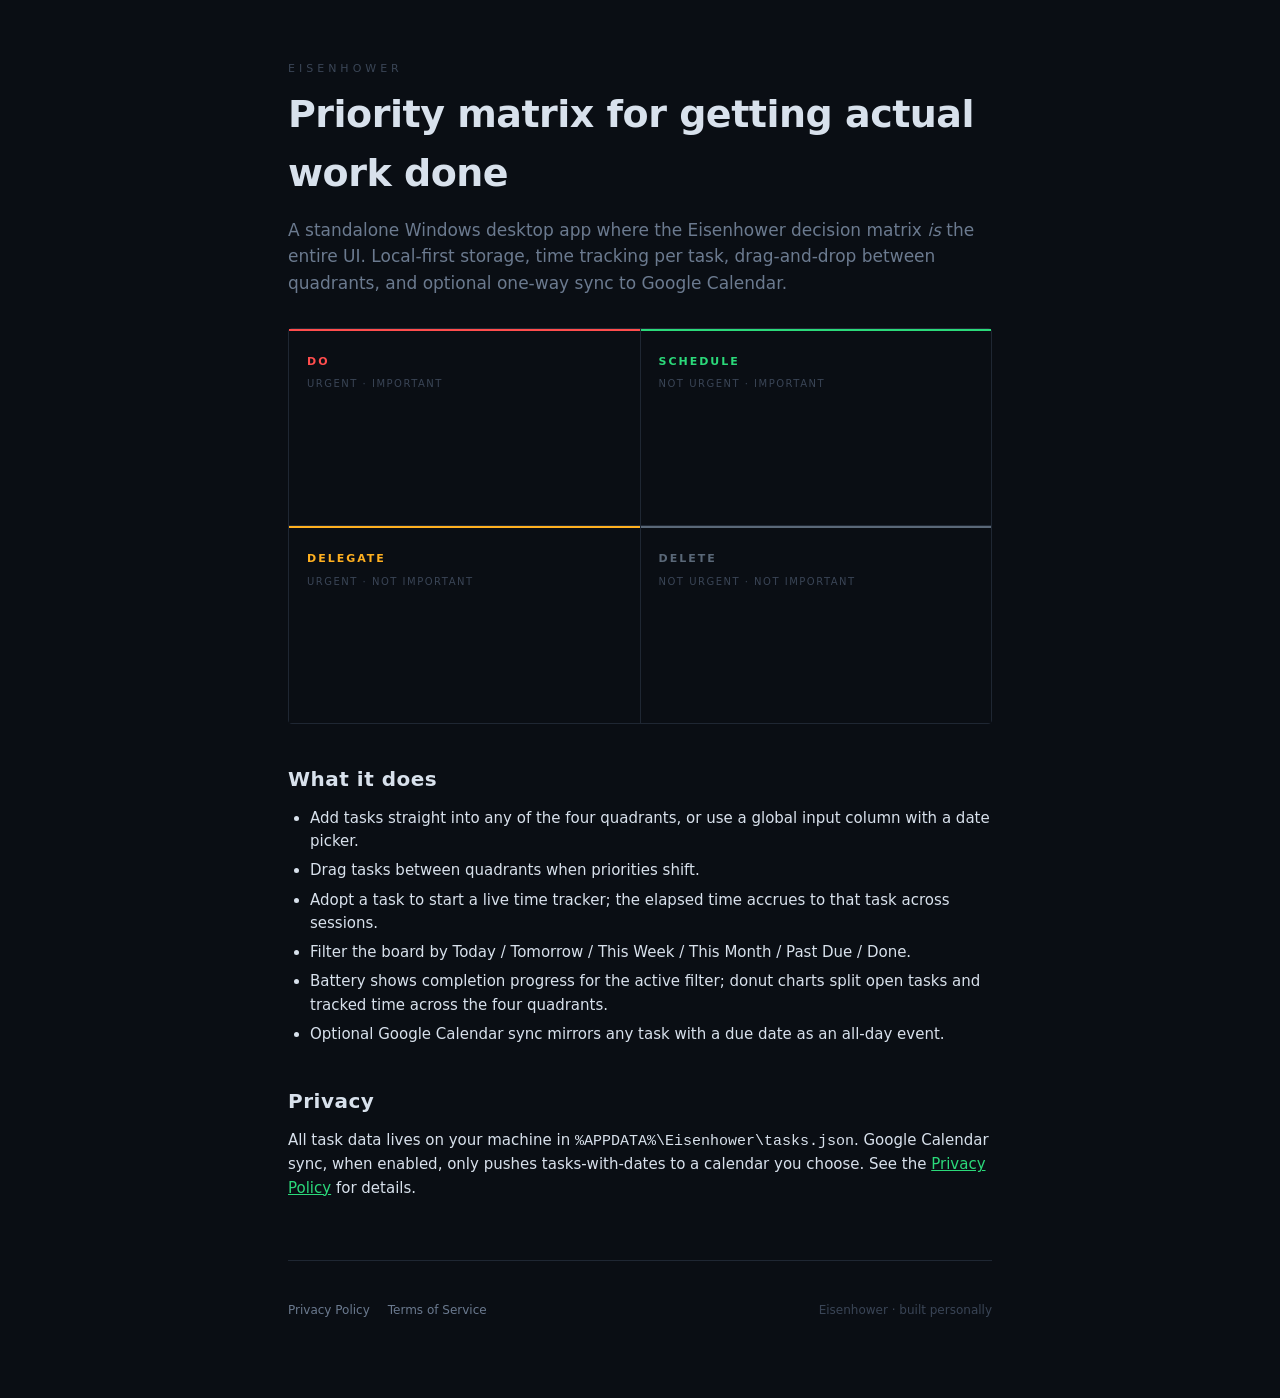
<file: public/index.html>
<!DOCTYPE html>
<html lang="en">
<head>
<meta charset="UTF-8">
<meta name="viewport" content="width=device-width, initial-scale=1.0">
<title>Eisenhower — Priority matrix for getting actual work done</title>
<meta name="description" content="A standalone Windows desktop app where the Eisenhower priority matrix is the entire UI. Local-first, with optional Google Calendar sync.">
<style>
  :root {
    --bg: #0a0e14; --panel: #11161f; --line: #1f2733;
    --text: #d8e1ec; --dim: #6b7a8f; --faint: #3a4556;
    --do: #ff4d4d; --schedule: #2bd97a; --delegate: #ffb020; --delete: #5a6878;
  }
  * { box-sizing: border-box; margin: 0; padding: 0; }
  html, body { background: var(--bg); color: var(--text); font: 15px/1.55 'Segoe UI', system-ui, sans-serif; }
  a { color: var(--schedule); }
  main { max-width: 760px; margin: 0 auto; padding: 60px 28px 80px; }
  h1 { font-size: 38px; letter-spacing: -0.5px; margin-bottom: 14px; }
  h1 small { display: block; font-size: 11px; letter-spacing: 4px; color: var(--faint); font-weight: 400; margin-bottom: 8px; }
  h2 { font-size: 20px; letter-spacing: 0.5px; margin: 40px 0 12px; }
  p { color: var(--text); margin-bottom: 14px; }
  .lead { color: var(--dim); font-size: 17px; margin-bottom: 32px; }
  .matrix { display: grid; grid-template-columns: 1fr 1fr; grid-template-rows: 1fr 1fr; gap: 1px; background: var(--line); border: 1px solid var(--line); border-radius: 4px; margin: 24px 0 36px; aspect-ratio: 16/9; }
  .quad { background: var(--bg); padding: 18px; border-top: 2px solid; }
  .q1 { border-color: var(--do); }
  .q2 { border-color: var(--schedule); }
  .q3 { border-color: var(--delegate); }
  .q4 { border-color: var(--delete); }
  .quad b { font-size: 11px; letter-spacing: 2px; }
  .q1 b { color: var(--do); } .q2 b { color: var(--schedule); }
  .q3 b { color: var(--delegate); } .q4 b { color: var(--delete); }
  .quad span { display: block; font-size: 10px; letter-spacing: 1.5px; color: var(--faint); margin-top: 4px; }
  ul { padding-left: 22px; color: var(--text); margin-bottom: 16px; }
  ul li { margin-bottom: 6px; }
  footer { color: var(--faint); font-size: 12px; padding-top: 40px; border-top: 1px solid var(--line); margin-top: 60px; display: flex; gap: 18px; flex-wrap: wrap; }
  footer a { color: var(--dim); text-decoration: none; }
  footer a:hover { color: var(--text); }
</style>
</head>
<body>
<main>

  <h1><small>EISENHOWER</small>Priority matrix for getting actual work done</h1>
  <p class="lead">A standalone Windows desktop app where the Eisenhower decision matrix <em>is</em> the entire UI. Local-first storage, time tracking per task, drag-and-drop between quadrants, and optional one-way sync to Google Calendar.</p>

  <div class="matrix">
    <div class="quad q1"><b>DO</b><span>URGENT &middot; IMPORTANT</span></div>
    <div class="quad q2"><b>SCHEDULE</b><span>NOT URGENT &middot; IMPORTANT</span></div>
    <div class="quad q3"><b>DELEGATE</b><span>URGENT &middot; NOT IMPORTANT</span></div>
    <div class="quad q4"><b>DELETE</b><span>NOT URGENT &middot; NOT IMPORTANT</span></div>
  </div>

  <h2>What it does</h2>
  <ul>
    <li>Add tasks straight into any of the four quadrants, or use a global input column with a date picker.</li>
    <li>Drag tasks between quadrants when priorities shift.</li>
    <li>Adopt a task to start a live time tracker; the elapsed time accrues to that task across sessions.</li>
    <li>Filter the board by Today / Tomorrow / This Week / This Month / Past Due / Done.</li>
    <li>Battery shows completion progress for the active filter; donut charts split open tasks and tracked time across the four quadrants.</li>
    <li>Optional Google Calendar sync mirrors any task with a due date as an all-day event.</li>
  </ul>

  <h2>Privacy</h2>
  <p>All task data lives on your machine in <code>%APPDATA%\Eisenhower\tasks.json</code>. Google Calendar sync, when enabled, only pushes tasks-with-dates to a calendar you choose. See the <a href="privacy.html">Privacy Policy</a> for details.</p>

  <footer>
    <a href="privacy.html">Privacy Policy</a>
    <a href="terms.html">Terms of Service</a>
    <span style="margin-left:auto">Eisenhower &middot; built personally</span>
  </footer>
</main>
</body>
</html>
</file>
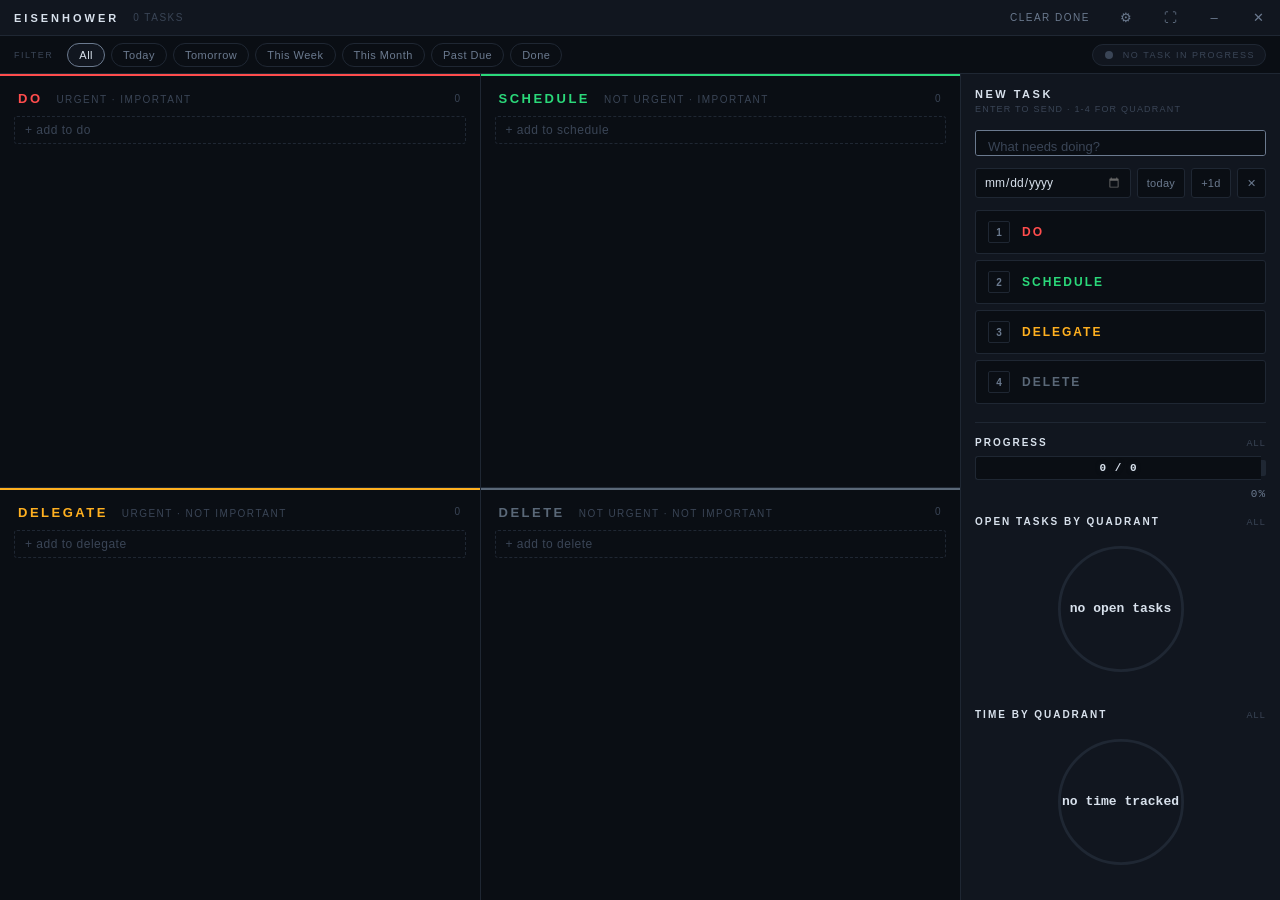
<file: web/index.html>
<!DOCTYPE html>
<html lang="en">
<head>
<meta charset="UTF-8">
<meta name="viewport" content="width=device-width, initial-scale=1.0">
<title>Eisenhower</title>
<link rel="stylesheet" href="styles.css">
</head>
<body>

<div class="resize-handle resize-n"  data-edge="n"></div>
<div class="resize-handle resize-s"  data-edge="s"></div>
<div class="resize-handle resize-e"  data-edge="e"></div>
<div class="resize-handle resize-w"  data-edge="w"></div>
<div class="resize-handle resize-ne" data-edge="ne"></div>
<div class="resize-handle resize-nw" data-edge="nw"></div>
<div class="resize-handle resize-se" data-edge="se"></div>
<div class="resize-handle resize-sw" data-edge="sw"></div>

<header id="titlebar">
  <div class="titlebar-drag" id="titlebar-drag">
    <span class="titlebar-title">EISENHOWER</span>
    <span class="titlebar-sub" id="task-count">0 tasks</span>
  </div>
  <div class="titlebar-actions">
    <button id="btn-clear-completed" class="titlebar-btn" title="Clear completed">CLEAR DONE</button>
    <button id="btn-settings" class="titlebar-btn icon-btn" title="Settings">&#9881;</button>
    <button id="btn-fullscreen" class="titlebar-btn icon-btn" title="Toggle fullscreen (F11)">&#9974;</button>
    <button id="btn-minimize" class="titlebar-btn icon-btn" title="Minimize">&#8211;</button>
    <button id="btn-close" class="titlebar-btn icon-btn close-btn" title="Close">&#10005;</button>
  </div>
</header>

<nav id="filterbar">
  <div class="filter-group">
    <span class="filter-label">FILTER</span>
    <button class="filter-chip selected" data-filter="all">All</button>
    <button class="filter-chip" data-filter="today">Today</button>
    <button class="filter-chip" data-filter="tomorrow">Tomorrow</button>
    <button class="filter-chip" data-filter="week">This Week</button>
    <button class="filter-chip" data-filter="month">This Month</button>
    <button class="filter-chip filter-pastdue" data-filter="pastdue">Past Due</button>
    <button class="filter-chip filter-done" data-filter="done">Done</button>
  </div>

  <div id="adoption-strip" class="idle">
    <span class="adopt-dot"></span>
    <span class="adopt-label">NO TASK IN PROGRESS</span>
    <span class="adopt-text" id="adopt-text"></span>
    <span class="adopt-timer" id="adopt-timer">00:00:00</span>
    <button type="button" id="btn-release" class="adopt-stop" title="Stop tracking">&#9632;</button>
  </div>
</nav>

<main id="layout">

  <div id="matrix">

    <section class="quadrant" data-quadrant="do">
      <div class="quadrant-head">
        <div>
          <span class="quadrant-verb">DO</span>
          <span class="quadrant-label">Urgent &middot; Important</span>
        </div>
        <span class="quadrant-count" data-count="do">0</span>
      </div>
      <form class="quadrant-add" data-quadrant="do">
        <input type="text" class="quadrant-add-input" data-quadrant="do" placeholder="+ add to do" maxlength="200">
      </form>
      <ul class="task-list" data-quadrant="do"></ul>
    </section>

    <section class="quadrant" data-quadrant="schedule">
      <div class="quadrant-head">
        <div>
          <span class="quadrant-verb">SCHEDULE</span>
          <span class="quadrant-label">Not Urgent &middot; Important</span>
        </div>
        <span class="quadrant-count" data-count="schedule">0</span>
      </div>
      <form class="quadrant-add" data-quadrant="schedule">
        <input type="text" class="quadrant-add-input" data-quadrant="schedule" placeholder="+ add to schedule" maxlength="200">
      </form>
      <ul class="task-list" data-quadrant="schedule"></ul>
    </section>

    <section class="quadrant" data-quadrant="delegate">
      <div class="quadrant-head">
        <div>
          <span class="quadrant-verb">DELEGATE</span>
          <span class="quadrant-label">Urgent &middot; Not Important</span>
        </div>
        <span class="quadrant-count" data-count="delegate">0</span>
      </div>
      <form class="quadrant-add" data-quadrant="delegate">
        <input type="text" class="quadrant-add-input" data-quadrant="delegate" placeholder="+ add to delegate" maxlength="200">
      </form>
      <ul class="task-list" data-quadrant="delegate"></ul>
    </section>

    <section class="quadrant" data-quadrant="delete">
      <div class="quadrant-head">
        <div>
          <span class="quadrant-verb">DELETE</span>
          <span class="quadrant-label">Not Urgent &middot; Not Important</span>
        </div>
        <span class="quadrant-count" data-count="delete">0</span>
      </div>
      <form class="quadrant-add" data-quadrant="delete">
        <input type="text" class="quadrant-add-input" data-quadrant="delete" placeholder="+ add to delete" maxlength="200">
      </form>
      <ul class="task-list" data-quadrant="delete"></ul>
    </section>

  </div>

  <aside id="input-column">
    <div class="input-col-head">
      <span class="input-col-title">NEW TASK</span>
      <span class="input-col-hint">enter to send &middot; 1-4 for quadrant</span>
    </div>

    <textarea
      id="global-input"
      class="global-input"
      placeholder="What needs doing?"
      maxlength="200"
      rows="3"
      autofocus></textarea>

    <div class="date-row">
      <input type="date" id="due-date" class="date-input" title="Due date (optional)">
      <button type="button" id="btn-date-today" class="date-pill" title="Set to today">today</button>
      <button type="button" id="btn-date-tomorrow" class="date-pill" title="Set to tomorrow">+1d</button>
      <button type="button" id="btn-date-clear" class="date-pill" title="Clear date">&#10005;</button>
    </div>

    <div class="quadrant-picker">
      <button type="button" class="picker-btn" data-quadrant="do"       data-key="1">
        <span class="picker-key">1</span>
        <span class="picker-verb">DO</span>
      </button>
      <button type="button" class="picker-btn" data-quadrant="schedule" data-key="2">
        <span class="picker-key">2</span>
        <span class="picker-verb">SCHEDULE</span>
      </button>
      <button type="button" class="picker-btn" data-quadrant="delegate" data-key="3">
        <span class="picker-key">3</span>
        <span class="picker-verb">DELEGATE</span>
      </button>
      <button type="button" class="picker-btn" data-quadrant="delete"   data-key="4">
        <span class="picker-key">4</span>
        <span class="picker-verb">DELETE</span>
      </button>
    </div>

    <div class="dataviz">
      <div class="dataviz-section">
        <div class="dataviz-head">
          <span class="dataviz-title">PROGRESS</span>
          <span class="dataviz-scope" id="battery-scope">all</span>
        </div>
        <div class="battery">
          <div class="battery-shell">
            <div class="battery-fill" id="battery-fill" style="width: 0%"></div>
            <span class="battery-text" id="battery-text">0 / 0</span>
          </div>
          <div class="battery-cap"></div>
        </div>
        <div class="battery-pct" id="battery-pct">0%</div>
      </div>

      <div class="dataviz-section">
        <div class="dataviz-head">
          <span class="dataviz-title">OPEN TASKS BY QUADRANT</span>
          <span class="dataviz-scope" id="count-scope">all</span>
        </div>
        <div class="pie-wrap">
          <svg class="pie" id="count-svg" viewBox="0 0 100 100" aria-label="Open tasks by quadrant">
            <circle cx="50" cy="50" r="44" fill="none" stroke="var(--line)" stroke-width="2"></circle>
          </svg>
          <div class="pie-total" id="count-total">no open tasks</div>
        </div>
        <div class="pie-legend" id="count-legend"></div>
      </div>

      <div class="dataviz-section">
        <div class="dataviz-head">
          <span class="dataviz-title">TIME BY QUADRANT</span>
          <span class="dataviz-scope" id="pie-scope">all</span>
        </div>
        <div class="pie-wrap">
          <svg class="pie" id="pie-svg" viewBox="0 0 100 100" aria-label="Time spent by quadrant">
            <circle cx="50" cy="50" r="44" fill="none" stroke="var(--line)" stroke-width="2"></circle>
          </svg>
          <div class="pie-total" id="pie-total">no time tracked</div>
        </div>
        <div class="pie-legend" id="pie-legend"></div>
      </div>
    </div>
  </aside>

</main>

<div id="settings-overlay" class="hidden" aria-hidden="true">
  <div class="settings-panel" role="dialog" aria-label="Settings">
    <header class="settings-head">
      <span class="settings-title">SETTINGS</span>
      <button type="button" class="settings-close" id="btn-settings-close" title="Close">&#10005;</button>
    </header>
    <div class="settings-body">

      <section class="settings-row settings-row-stacked">
        <div class="settings-row-head">
          <div class="settings-row-main">
            <div class="settings-row-title">Google Calendar Sync</div>
            <div class="settings-row-desc">Push tasks with due dates to a Google Calendar as all-day events. Title format: <code>[QUADRANT] task text</code>. Completing a task adds <code>&#10003;</code>; archiving removes the event.</div>
          </div>
          <div class="settings-row-aside">
            <span class="settings-status not-connected" id="gcal-status">NOT CONNECTED</span>
            <button type="button" class="settings-btn" id="btn-gcal-toggle">Configure</button>
          </div>
        </div>

        <div class="settings-detail hidden" id="gcal-detail">

          <!-- Step 1: credentials -->
          <div class="settings-block" id="gcal-creds-block">
            <div class="settings-block-title">1. OAuth credentials</div>
            <div class="settings-block-help">
              Create a Desktop OAuth client in Google Cloud Console (APIs &amp; Services &rarr; Credentials), enable the Google Calendar API, then paste the client ID and secret below.
              <button type="button" class="link-btn" id="btn-gcal-open-console">Open Google Cloud Console</button>
            </div>
            <div class="settings-field">
              <label>Client ID</label>
              <input type="text" id="gcal-client-id" placeholder="123456789-xxxxxxxxxxxxxxxx.apps.googleusercontent.com" autocomplete="off" spellcheck="false">
            </div>
            <div class="settings-field">
              <label>Client Secret</label>
              <input type="password" id="gcal-client-secret" placeholder="GOCSPX-..." autocomplete="off" spellcheck="false">
            </div>
            <div class="settings-actions">
              <button type="button" class="settings-btn" id="btn-gcal-save-creds">Save credentials</button>
            </div>
          </div>

          <!-- Step 2: connect -->
          <div class="settings-block" id="gcal-connect-block">
            <div class="settings-block-title">2. Authorize</div>
            <div class="settings-block-help">
              Click Connect — your browser will open Google's consent screen. Approve to grant calendar access. The token is stored locally in <code>%APPDATA%\Eisenhower\gcal_token.json</code>.
            </div>
            <div class="settings-actions">
              <button type="button" class="settings-btn primary" id="btn-gcal-connect" disabled>Connect with Google</button>
              <span class="settings-inline-status" id="gcal-connect-status"></span>
            </div>
          </div>

          <!-- Step 3: configure + sync -->
          <div class="settings-block hidden" id="gcal-sync-block">
            <div class="settings-block-title">3. Sync</div>
            <div class="settings-field">
              <label>Connected as</label>
              <div class="settings-readout" id="gcal-email">&mdash;</div>
            </div>
            <div class="settings-field">
              <label>Target calendar</label>
              <div class="settings-row-flex">
                <select id="gcal-calendar"></select>
                <button type="button" class="settings-btn" id="btn-gcal-refresh-calendars" title="Reload calendar list">&#8635;</button>
              </div>
            </div>
            <div class="settings-actions">
              <button type="button" class="settings-btn primary" id="btn-gcal-sync">Sync now</button>
              <button type="button" class="settings-btn" id="btn-gcal-disconnect">Disconnect</button>
              <span class="settings-inline-status" id="gcal-sync-status"></span>
            </div>
            <div class="settings-meta" id="gcal-last-sync"></div>
          </div>

        </div>
      </section>

    </div>
    <footer class="settings-foot">
      <span class="settings-version">Eisenhower v0.2</span>
    </footer>
  </div>
</div>

<script src="script.js"></script>
</body>
</html>
</file>
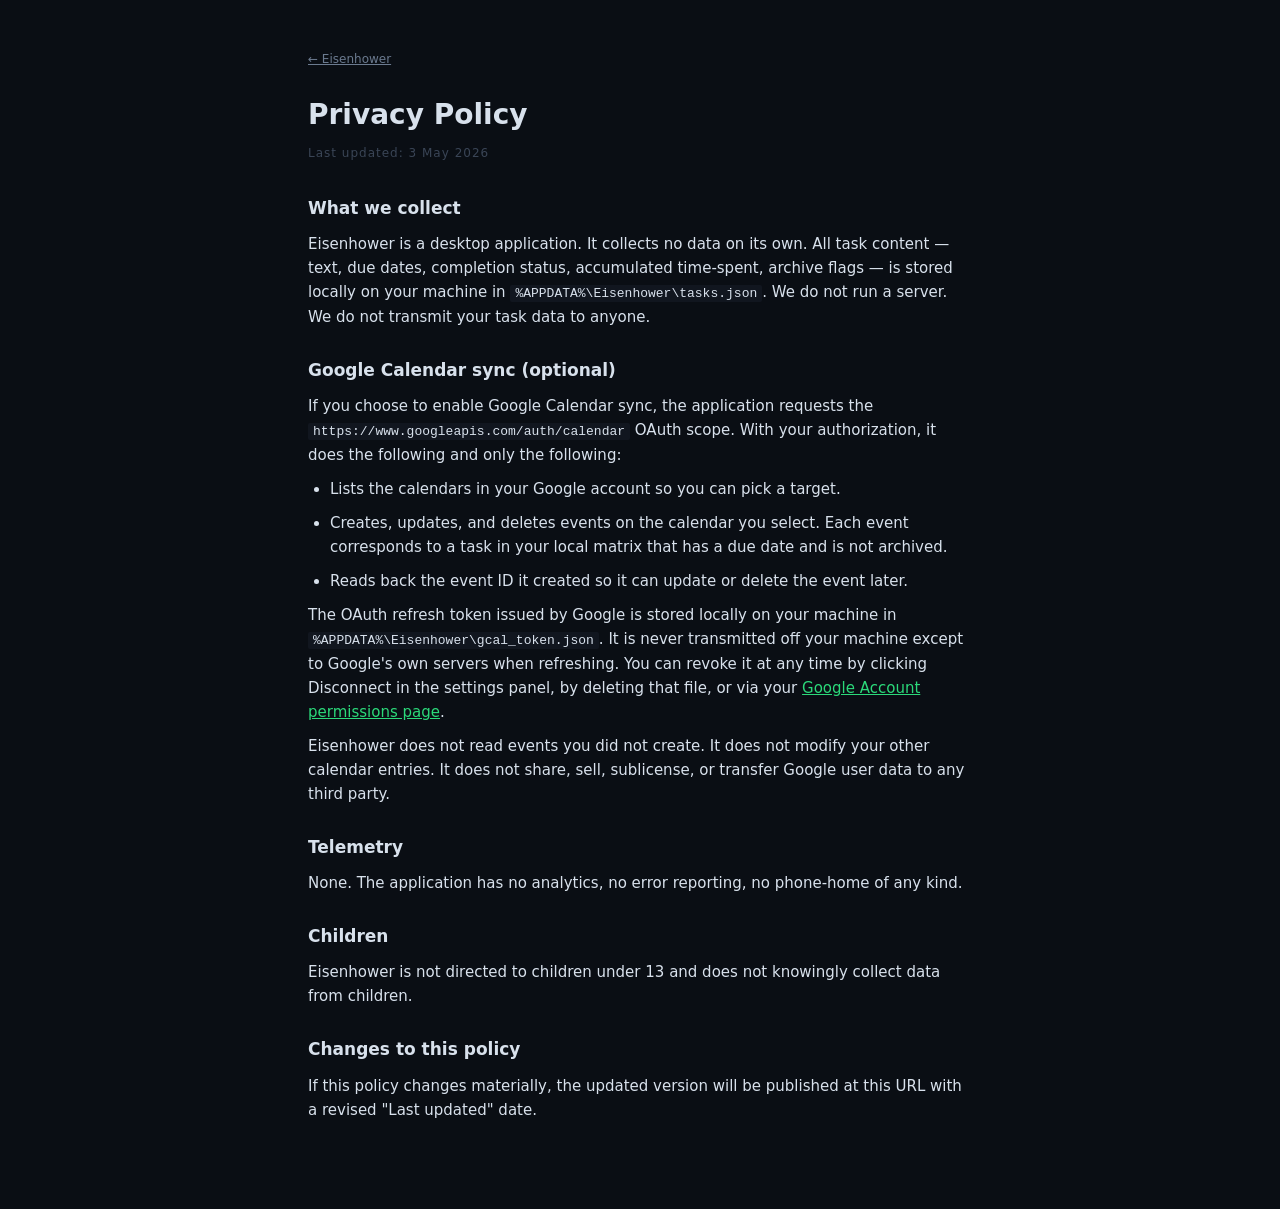
<file: public/privacy.html>
<!DOCTYPE html>
<html lang="en">
<head>
<meta charset="UTF-8">
<meta name="viewport" content="width=device-width, initial-scale=1.0">
<title>Eisenhower — Privacy Policy</title>
<style>
  :root { --bg:#0a0e14; --panel:#11161f; --line:#1f2733; --text:#d8e1ec; --dim:#6b7a8f; --faint:#3a4556; --schedule:#2bd97a; }
  * { box-sizing: border-box; margin: 0; padding: 0; }
  html, body { background: var(--bg); color: var(--text); font: 15px/1.6 'Segoe UI', system-ui, sans-serif; }
  a { color: var(--schedule); }
  main { max-width: 720px; margin: 0 auto; padding: 50px 28px 80px; }
  h1 { font-size: 28px; margin-bottom: 6px; }
  .meta { color: var(--faint); font-size: 12px; letter-spacing: 1px; margin-bottom: 32px; }
  h2 { font-size: 17px; margin: 28px 0 10px; color: var(--text); }
  p, li { color: var(--text); margin-bottom: 10px; }
  ul { padding-left: 22px; }
  code { background: var(--panel); padding: 1px 5px; border-radius: 2px; font-size: 13px; }
  .nav { font-size: 12px; color: var(--dim); margin-bottom: 24px; }
  .nav a { color: var(--dim); }
</style>
</head>
<body>
<main>
  <div class="nav"><a href="index.html">&larr; Eisenhower</a></div>
  <h1>Privacy Policy</h1>
  <p class="meta">Last updated: 3 May 2026</p>

  <h2>What we collect</h2>
  <p>Eisenhower is a desktop application. It collects no data on its own. All task content — text, due dates, completion status, accumulated time-spent, archive flags — is stored locally on your machine in <code>%APPDATA%\Eisenhower\tasks.json</code>. We do not run a server. We do not transmit your task data to anyone.</p>

  <h2>Google Calendar sync (optional)</h2>
  <p>If you choose to enable Google Calendar sync, the application requests the <code>https://www.googleapis.com/auth/calendar</code> OAuth scope. With your authorization, it does the following and only the following:</p>
  <ul>
    <li>Lists the calendars in your Google account so you can pick a target.</li>
    <li>Creates, updates, and deletes events on the calendar you select. Each event corresponds to a task in your local matrix that has a due date and is not archived.</li>
    <li>Reads back the event ID it created so it can update or delete the event later.</li>
  </ul>
  <p>The OAuth refresh token issued by Google is stored locally on your machine in <code>%APPDATA%\Eisenhower\gcal_token.json</code>. It is never transmitted off your machine except to Google's own servers when refreshing. You can revoke it at any time by clicking Disconnect in the settings panel, by deleting that file, or via your <a href="https://myaccount.google.com/permissions">Google Account permissions page</a>.</p>
  <p>Eisenhower does not read events you did not create. It does not modify your other calendar entries. It does not share, sell, sublicense, or transfer Google user data to any third party.</p>

  <h2>Telemetry</h2>
  <p>None. The application has no analytics, no error reporting, no phone-home of any kind.</p>

  <h2>Children</h2>
  <p>Eisenhower is not directed to children under 13 and does not knowingly collect data from children.</p>

  <h2>Changes to this policy</h2>
  <p>If this policy changes materially, the updated version will be published at this URL with a revised "Last updated" date.</p>
</main>
</body>
</html>
</file>
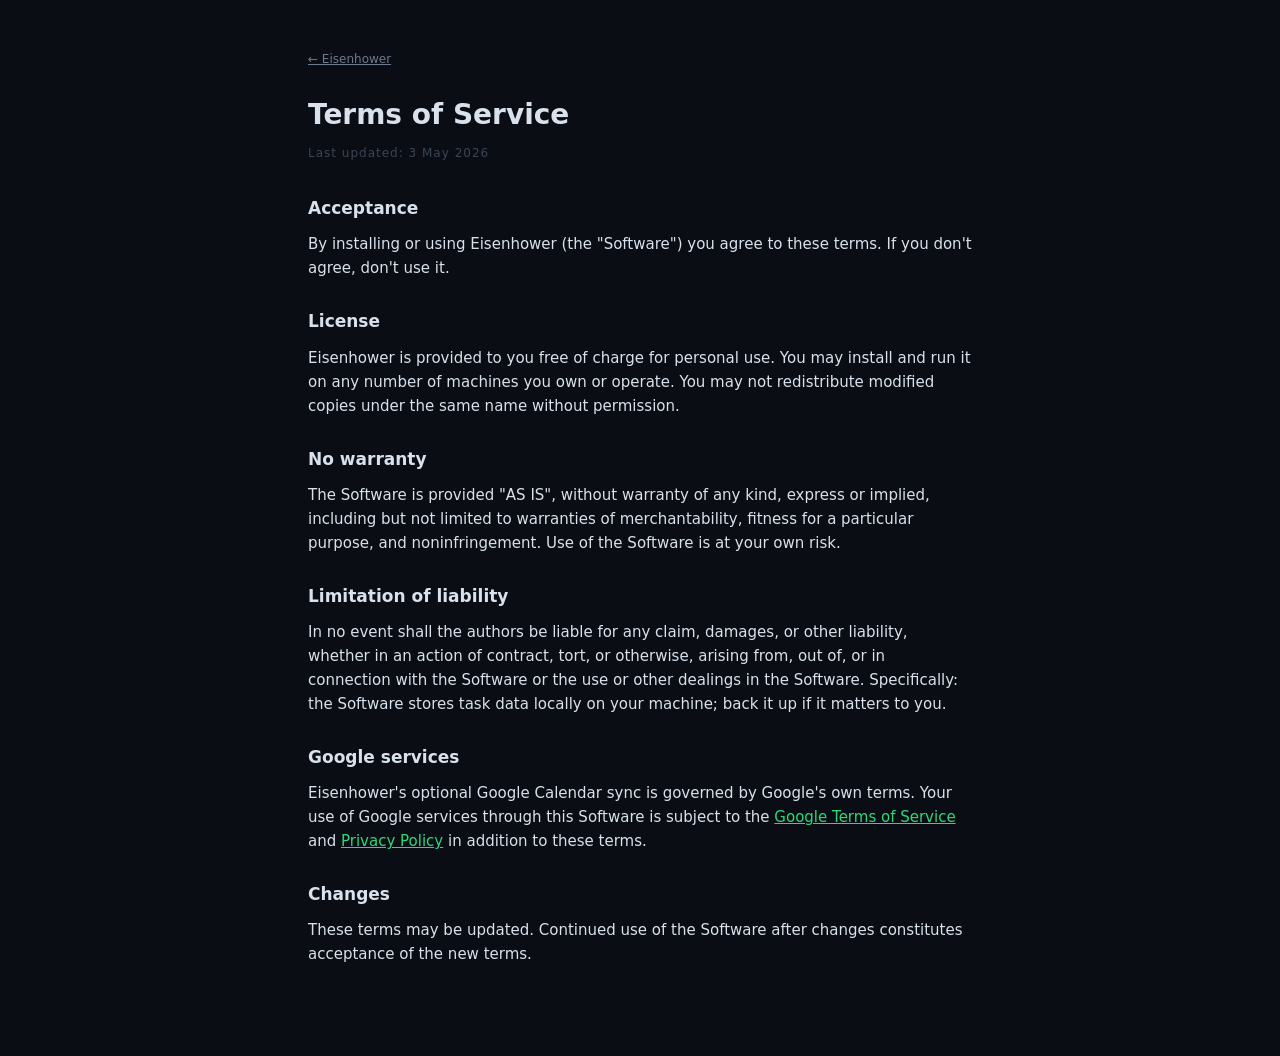
<file: public/terms.html>
<!DOCTYPE html>
<html lang="en">
<head>
<meta charset="UTF-8">
<meta name="viewport" content="width=device-width, initial-scale=1.0">
<title>Eisenhower — Terms of Service</title>
<style>
  :root { --bg:#0a0e14; --panel:#11161f; --line:#1f2733; --text:#d8e1ec; --dim:#6b7a8f; --faint:#3a4556; --schedule:#2bd97a; }
  * { box-sizing: border-box; margin: 0; padding: 0; }
  html, body { background: var(--bg); color: var(--text); font: 15px/1.6 'Segoe UI', system-ui, sans-serif; }
  a { color: var(--schedule); }
  main { max-width: 720px; margin: 0 auto; padding: 50px 28px 80px; }
  h1 { font-size: 28px; margin-bottom: 6px; }
  .meta { color: var(--faint); font-size: 12px; letter-spacing: 1px; margin-bottom: 32px; }
  h2 { font-size: 17px; margin: 28px 0 10px; color: var(--text); }
  p, li { color: var(--text); margin-bottom: 10px; }
  ul { padding-left: 22px; }
  .nav { font-size: 12px; color: var(--dim); margin-bottom: 24px; }
  .nav a { color: var(--dim); }
</style>
</head>
<body>
<main>
  <div class="nav"><a href="index.html">&larr; Eisenhower</a></div>
  <h1>Terms of Service</h1>
  <p class="meta">Last updated: 3 May 2026</p>

  <h2>Acceptance</h2>
  <p>By installing or using Eisenhower (the "Software") you agree to these terms. If you don't agree, don't use it.</p>

  <h2>License</h2>
  <p>Eisenhower is provided to you free of charge for personal use. You may install and run it on any number of machines you own or operate. You may not redistribute modified copies under the same name without permission.</p>

  <h2>No warranty</h2>
  <p>The Software is provided "AS IS", without warranty of any kind, express or implied, including but not limited to warranties of merchantability, fitness for a particular purpose, and noninfringement. Use of the Software is at your own risk.</p>

  <h2>Limitation of liability</h2>
  <p>In no event shall the authors be liable for any claim, damages, or other liability, whether in an action of contract, tort, or otherwise, arising from, out of, or in connection with the Software or the use or other dealings in the Software. Specifically: the Software stores task data locally on your machine; back it up if it matters to you.</p>

  <h2>Google services</h2>
  <p>Eisenhower's optional Google Calendar sync is governed by Google's own terms. Your use of Google services through this Software is subject to the <a href="https://policies.google.com/terms">Google Terms of Service</a> and <a href="https://policies.google.com/privacy">Privacy Policy</a> in addition to these terms.</p>

  <h2>Changes</h2>
  <p>These terms may be updated. Continued use of the Software after changes constitutes acceptance of the new terms.</p>
</main>
</body>
</html>
</file>
<file: web/styles.css>
:root {
  --bg:           #0a0e14;
  --bg-panel:    #11161f;
  --line:        #1f2733;
  --line-soft:   #161c26;
  --text:        #d8e1ec;
  --text-dim:    #6b7a8f;
  --text-faint:  #3a4556;

  --do:          #ff4d4d;
  --schedule:    #2bd97a;
  --delegate:    #ffb020;
  --delete:      #5a6878;

  --titlebar-h:  36px;
  --filterbar-h: 38px;
}

* {
  box-sizing: border-box;
  margin: 0;
  padding: 0;
}

html, body {
  height: 100%;
  width: 100%;
  background: var(--bg);
  color: var(--text);
  font-family: 'Segoe UI', 'Helvetica Neue', Helvetica, Arial, sans-serif;
  font-size: 14px;
  overflow: hidden;
  user-select: none;
}

input {
  font-family: inherit;
  font-size: inherit;
  color: inherit;
  background: transparent;
  border: none;
  outline: none;
}

button {
  font-family: inherit;
  color: inherit;
  background: transparent;
  border: none;
  cursor: pointer;
}

/* ---------- Resize handles ---------- */

.resize-handle {
  position: fixed;
  z-index: 9999;
  background: transparent;
}

.resize-n  { top: 0;            left: 6px;          right: 6px;         height: 5px;  cursor: ns-resize; }
.resize-s  { bottom: 0;         left: 6px;          right: 6px;         height: 5px;  cursor: ns-resize; }
.resize-w  { top: 6px;          bottom: 6px;        left: 0;            width: 5px;   cursor: ew-resize; }
.resize-e  { top: 6px;          bottom: 6px;        right: 0;           width: 5px;   cursor: ew-resize; }
.resize-nw { top: 0;            left: 0;            width: 10px;        height: 10px; cursor: nwse-resize; }
.resize-ne { top: 0;            right: 0;           width: 10px;        height: 10px; cursor: nesw-resize; }
.resize-sw { bottom: 0;         left: 0;            width: 10px;        height: 10px; cursor: nesw-resize; }
.resize-se { bottom: 0;         right: 0;           width: 10px;        height: 10px; cursor: nwse-resize; }

/* ---------- Titlebar ---------- */

#titlebar {
  height: var(--titlebar-h);
  display: flex;
  align-items: stretch;
  justify-content: space-between;
  background: var(--bg-panel);
  border-bottom: 1px solid var(--line);
}

.titlebar-drag {
  flex: 1;
  display: flex;
  align-items: center;
  gap: 14px;
  padding: 0 14px;
  cursor: default;
}

.titlebar-title {
  font-size: 11px;
  font-weight: 700;
  letter-spacing: 3px;
  color: var(--text);
}

.titlebar-sub {
  font-size: 10px;
  letter-spacing: 1.5px;
  color: var(--text-faint);
  text-transform: uppercase;
}

.titlebar-actions {
  display: flex;
  align-items: stretch;
}

.titlebar-btn {
  padding: 0 14px;
  font-size: 10px;
  letter-spacing: 1.5px;
  color: var(--text-dim);
  transition: color 0.12s, background 0.12s;
}

.titlebar-btn:hover {
  color: var(--text);
  background: rgba(255, 255, 255, 0.04);
}

.icon-btn {
  font-size: 13px;
  letter-spacing: 0;
  min-width: 44px;
}

.close-btn:hover {
  color: #fff;
  background: var(--do);
}

/* ---------- Filter bar ---------- */

#filterbar {
  height: var(--filterbar-h);
  display: flex;
  align-items: center;
  justify-content: space-between;
  padding: 0 14px;
  background: var(--bg);
  border-bottom: 1px solid var(--line);
  white-space: nowrap;
  gap: 14px;
  overflow: hidden;
}

.filter-group {
  display: flex;
  align-items: center;
  gap: 6px;
  overflow-x: auto;
  min-width: 0;
}

.filter-group::-webkit-scrollbar { height: 0; }

.filter-label {
  font-size: 9px;
  letter-spacing: 1.5px;
  color: var(--text-faint);
  text-transform: uppercase;
  margin-right: 8px;
}

.filter-chip {
  padding: 5px 11px;
  background: transparent;
  border: 1px solid var(--line);
  border-radius: 999px;
  color: var(--text-dim);
  font-size: 11px;
  letter-spacing: 0.5px;
  transition: all 0.12s;
  flex-shrink: 0;
}

.filter-chip:hover {
  color: var(--text);
  border-color: var(--text-faint);
}

.filter-chip.selected {
  background: var(--bg-panel);
  color: var(--text);
  border-color: var(--text-dim);
}

.filter-chip.filter-pastdue.selected {
  color: var(--do);
  border-color: var(--do);
}

.filter-chip.filter-done.selected {
  color: var(--text-dim);
  border-color: var(--text-dim);
  background: var(--bg);
}

/* ---------- Adoption strip ---------- */

#adoption-strip {
  display: flex;
  align-items: center;
  gap: 10px;
  padding: 5px 10px 5px 12px;
  border: 1px solid var(--line);
  border-radius: 999px;
  background: var(--bg-panel);
  flex-shrink: 0;
  max-width: 50%;
  min-width: 0;
}

.adopt-dot {
  width: 8px;
  height: 8px;
  border-radius: 50%;
  background: var(--text-faint);
  flex-shrink: 0;
}

#adoption-strip:not(.idle) {
  border-color: var(--do);
  background: rgba(255, 77, 77, 0.05);
}

#adoption-strip:not(.idle) .adopt-dot {
  background: var(--do);
  animation: adopt-pulse 1.4s infinite ease-in-out;
}

@keyframes adopt-pulse {
  0%, 100% { opacity: 1;   box-shadow: 0 0 0 0 rgba(255, 77, 77, 0.5); }
  50%      { opacity: 0.6; box-shadow: 0 0 0 6px rgba(255, 77, 77, 0); }
}

.adopt-label {
  font-size: 9px;
  letter-spacing: 1.5px;
  color: var(--text-faint);
  text-transform: uppercase;
}

#adoption-strip:not(.idle) .adopt-label { display: none; }
#adoption-strip.idle .adopt-text,
#adoption-strip.idle .adopt-timer,
#adoption-strip.idle .adopt-stop { display: none; }

.adopt-text {
  font-size: 12px;
  color: var(--text);
  overflow: hidden;
  text-overflow: ellipsis;
  white-space: nowrap;
  min-width: 0;
  max-width: 280px;
}

.adopt-timer {
  font-family: 'Consolas', 'Courier New', monospace;
  font-size: 12px;
  font-weight: 700;
  color: var(--do);
  letter-spacing: 1px;
  font-variant-numeric: tabular-nums;
  flex-shrink: 0;
}

.adopt-stop {
  display: inline-flex;
  align-items: center;
  justify-content: center;
  width: 22px;
  height: 22px;
  border-radius: 50%;
  background: var(--do);
  color: #fff;
  font-size: 9px;
  flex-shrink: 0;
  transition: filter 0.12s;
}

.adopt-stop:hover { filter: brightness(1.2); }

/* ---------- Layout ---------- */

#layout {
  height: calc(100% - var(--titlebar-h) - var(--filterbar-h));
  display: grid;
  grid-template-columns: 1fr 320px;
  min-height: 0;
}

#matrix {
  display: grid;
  grid-template-columns: 1fr 1fr;
  grid-template-rows: 1fr 1fr;
  gap: 1px;
  background: var(--line);
  min-height: 0;
  min-width: 0;
}

.quadrant {
  background: var(--bg);
  display: flex;
  flex-direction: column;
  min-height: 0;
  position: relative;
  border-top: 2px solid transparent;
}

.quadrant[data-quadrant="do"]       { border-top-color: var(--do); }
.quadrant[data-quadrant="schedule"] { border-top-color: var(--schedule); }
.quadrant[data-quadrant="delegate"] { border-top-color: var(--delegate); }
.quadrant[data-quadrant="delete"]   { border-top-color: var(--delete); }

.quadrant.drop-target::before {
  content: "";
  position: absolute;
  inset: 0;
  background: rgba(255, 255, 255, 0.03);
  border: 1px dashed var(--text-dim);
  pointer-events: none;
}

.quadrant-head {
  display: flex;
  align-items: center;
  justify-content: space-between;
  padding: 14px 18px 10px;
}

.quadrant-verb {
  font-size: 13px;
  font-weight: 700;
  letter-spacing: 2.5px;
  margin-right: 10px;
}

.quadrant[data-quadrant="do"]       .quadrant-verb { color: var(--do); }
.quadrant[data-quadrant="schedule"] .quadrant-verb { color: var(--schedule); }
.quadrant[data-quadrant="delegate"] .quadrant-verb { color: var(--delegate); }
.quadrant[data-quadrant="delete"]   .quadrant-verb { color: var(--delete); }

.quadrant-label {
  font-size: 10px;
  letter-spacing: 1.5px;
  color: var(--text-faint);
  text-transform: uppercase;
}

.quadrant-count {
  font-size: 10px;
  letter-spacing: 1.5px;
  color: var(--text-faint);
  font-variant-numeric: tabular-nums;
}

/* ---------- Input column ---------- */

#input-column {
  background: var(--bg-panel);
  border-left: 1px solid var(--line);
  display: flex;
  flex-direction: column;
  padding: 14px 14px 14px;
  gap: 12px;
  min-width: 0;
  overflow-y: auto;
}

#input-column::-webkit-scrollbar { width: 6px; }
#input-column::-webkit-scrollbar-track { background: transparent; }
#input-column::-webkit-scrollbar-thumb {
  background: var(--line);
  border-radius: 3px;
}

.input-col-head {
  display: flex;
  flex-direction: column;
  gap: 4px;
  padding-bottom: 4px;
}

.input-col-title {
  font-size: 11px;
  font-weight: 700;
  letter-spacing: 2.5px;
  color: var(--text);
}

.input-col-hint {
  font-size: 9px;
  letter-spacing: 1.2px;
  color: var(--text-faint);
  text-transform: uppercase;
}

.global-input {
  width: 100%;
  padding: 10px 12px;
  background: var(--bg);
  border: 1px solid var(--line);
  border-radius: 3px;
  color: var(--text);
  font-family: inherit;
  font-size: 13px;
  line-height: 1.4;
  resize: none;
  outline: none;
  transition: border-color 0.12s;
  user-select: text;
}

.global-input::placeholder {
  color: var(--text-faint);
}

.global-input:focus {
  border-color: var(--text-dim);
}

.date-row {
  display: flex;
  gap: 6px;
  align-items: stretch;
}

.date-input {
  flex: 1;
  padding: 6px 8px;
  background: var(--bg);
  border: 1px solid var(--line);
  border-radius: 3px;
  color: var(--text);
  font-family: inherit;
  font-size: 12px;
  color-scheme: dark;
  user-select: text;
  min-width: 0;
}

.date-input:focus {
  border-color: var(--text-dim);
}

.date-input::-webkit-calendar-picker-indicator {
  filter: invert(0.6);
  cursor: pointer;
}

.date-pill {
  padding: 0 9px;
  background: var(--bg);
  border: 1px solid var(--line);
  border-radius: 3px;
  color: var(--text-dim);
  font-size: 11px;
  letter-spacing: 0.3px;
  transition: all 0.12s;
}

.date-pill:hover {
  color: var(--text);
  border-color: var(--text-faint);
}

.quadrant-picker {
  display: grid;
  grid-template-columns: 1fr;
  gap: 6px;
}

.picker-btn {
  display: flex;
  align-items: center;
  gap: 12px;
  padding: 10px 12px;
  background: var(--bg);
  border: 1px solid var(--line);
  border-radius: 3px;
  color: var(--text);
  text-align: left;
  transition: all 0.12s;
}

.picker-btn:hover {
  background: var(--line-soft);
}

.picker-key {
  display: inline-flex;
  align-items: center;
  justify-content: center;
  width: 22px;
  height: 22px;
  border: 1px solid var(--line);
  border-radius: 2px;
  font-size: 10px;
  font-weight: 700;
  color: var(--text-dim);
  font-variant-numeric: tabular-nums;
}

.picker-verb {
  font-size: 12px;
  font-weight: 700;
  letter-spacing: 2px;
}

.picker-btn[data-quadrant="do"]       .picker-verb { color: var(--do); }
.picker-btn[data-quadrant="schedule"] .picker-verb { color: var(--schedule); }
.picker-btn[data-quadrant="delegate"] .picker-verb { color: var(--delegate); }
.picker-btn[data-quadrant="delete"]   .picker-verb { color: var(--delete); }

.picker-btn[data-quadrant="do"]:hover       { border-color: var(--do); }
.picker-btn[data-quadrant="schedule"]:hover { border-color: var(--schedule); }
.picker-btn[data-quadrant="delegate"]:hover { border-color: var(--delegate); }
.picker-btn[data-quadrant="delete"]:hover   { border-color: var(--delete); }

.picker-btn.selected {
  background: var(--line-soft);
}
.picker-btn.selected[data-quadrant="do"]       { border-color: var(--do); }
.picker-btn.selected[data-quadrant="schedule"] { border-color: var(--schedule); }
.picker-btn.selected[data-quadrant="delegate"] { border-color: var(--delegate); }
.picker-btn.selected[data-quadrant="delete"]   { border-color: var(--delete); }

.picker-btn.flash {
  animation: picker-flash 0.35s ease-out;
}

@keyframes picker-flash {
  0%   { background: rgba(255, 255, 255, 0.12); }
  100% { background: var(--bg); }
}

/* ---------- Data viz ---------- */

.dataviz {
  display: flex;
  flex-direction: column;
  gap: 16px;
  margin-top: 6px;
  padding-top: 14px;
  border-top: 1px solid var(--line);
}

.dataviz-section {
  display: flex;
  flex-direction: column;
  gap: 8px;
}

.dataviz-head {
  display: flex;
  justify-content: space-between;
  align-items: baseline;
  gap: 8px;
}

.dataviz-title {
  font-size: 10px;
  font-weight: 700;
  letter-spacing: 2px;
  color: var(--text);
}

.dataviz-scope {
  font-size: 9px;
  letter-spacing: 1.2px;
  color: var(--text-faint);
  text-transform: uppercase;
}

/* Battery */

.battery {
  display: flex;
  align-items: stretch;
  height: 24px;
}

.battery-shell {
  flex: 1;
  position: relative;
  background: var(--bg);
  border: 1px solid var(--line);
  border-right: none;
  border-radius: 3px 0 0 3px;
  overflow: hidden;
}

.battery-fill {
  position: absolute;
  inset: 0 auto 0 0;
  background: linear-gradient(90deg, var(--do) 0%, var(--delegate) 35%, var(--schedule) 70%);
  transition: width 0.4s ease;
  border-radius: 2px 0 0 2px;
}

.battery-fill[data-pct="0"] { background: var(--line); }
.battery-fill[data-state="full"] { background: var(--schedule); }

.battery-text {
  position: absolute;
  inset: 0;
  display: flex;
  align-items: center;
  justify-content: center;
  font-family: 'Consolas', 'Courier New', monospace;
  font-size: 11px;
  font-weight: 700;
  color: var(--text);
  letter-spacing: 1px;
  text-shadow: 0 0 4px var(--bg-panel);
  font-variant-numeric: tabular-nums;
}

.battery-cap {
  width: 5px;
  background: var(--line);
  border-radius: 0 2px 2px 0;
  margin: 4px 0;
}

.battery-pct {
  text-align: right;
  font-family: 'Consolas', 'Courier New', monospace;
  font-size: 11px;
  color: var(--text-dim);
  letter-spacing: 1px;
  font-variant-numeric: tabular-nums;
}

/* Pie chart */

.pie-wrap {
  position: relative;
  width: 140px;
  height: 140px;
  margin: 4px auto 0;
}

.pie {
  width: 100%;
  height: 100%;
  transform: rotate(-90deg);
}

.pie-slice {
  cursor: default;
  transition: opacity 0.12s;
}

.pie-slice:hover {
  opacity: 0.85;
}

.pie-total {
  position: absolute;
  inset: 0;
  display: flex;
  flex-direction: column;
  align-items: center;
  justify-content: center;
  font-family: 'Consolas', 'Courier New', monospace;
  font-size: 13px;
  font-weight: 700;
  color: var(--text);
  pointer-events: none;
  text-align: center;
  line-height: 1.2;
}

.pie-total .pie-total-label {
  font-family: 'Segoe UI', sans-serif;
  font-size: 9px;
  letter-spacing: 1.2px;
  color: var(--text-faint);
  font-weight: 400;
  margin-top: 2px;
}

.pie-legend {
  display: grid;
  grid-template-columns: 1fr 1fr;
  gap: 4px 10px;
  margin-top: 6px;
}

.legend-row {
  display: flex;
  align-items: center;
  gap: 6px;
  font-size: 10px;
  color: var(--text-dim);
}

.legend-row.zero { opacity: 0.4; }

.legend-swatch {
  width: 9px;
  height: 9px;
  border-radius: 1px;
  flex-shrink: 0;
}

.legend-name {
  font-weight: 700;
  letter-spacing: 1px;
}

.legend-value {
  margin-left: auto;
  font-family: 'Consolas', 'Courier New', monospace;
  font-variant-numeric: tabular-nums;
}

/* ---------- Per-quadrant add ---------- */

.quadrant-add {
  padding: 0 14px 8px;
}

.quadrant-add-input {
  width: 100%;
  padding: 6px 10px;
  background: transparent;
  border: 1px dashed var(--line);
  border-radius: 3px;
  color: var(--text);
  font-size: 12px;
  transition: all 0.12s;
  user-select: text;
}

.quadrant-add-input::placeholder {
  color: var(--text-faint);
  letter-spacing: 0.5px;
}

.quadrant-add-input:hover {
  border-color: var(--text-faint);
  border-style: solid;
}

.quadrant-add-input:focus {
  background: var(--bg-panel);
  border-style: solid;
}

.quadrant[data-quadrant="do"]       .quadrant-add-input:focus { border-color: var(--do); }
.quadrant[data-quadrant="schedule"] .quadrant-add-input:focus { border-color: var(--schedule); }
.quadrant[data-quadrant="delegate"] .quadrant-add-input:focus { border-color: var(--delegate); }
.quadrant[data-quadrant="delete"]   .quadrant-add-input:focus { border-color: var(--delete); }

/* ---------- Task list ---------- */

.task-list {
  list-style: none;
  flex: 1;
  overflow-y: auto;
  overflow-x: hidden;
  padding: 0 10px 14px;
  min-height: 0;
}

.task-list::-webkit-scrollbar {
  width: 6px;
}
.task-list::-webkit-scrollbar-track {
  background: transparent;
}
.task-list::-webkit-scrollbar-thumb {
  background: var(--line);
  border-radius: 3px;
}
.task-list::-webkit-scrollbar-thumb:hover {
  background: var(--text-faint);
}

.task {
  display: flex;
  align-items: flex-start;
  gap: 10px;
  padding: 8px 10px;
  margin: 2px 0;
  border-radius: 3px;
  cursor: grab;
  transition: background 0.1s;
  user-select: text;
}

.task:hover {
  background: var(--bg-panel);
}

.task.dragging {
  opacity: 0.4;
  cursor: grabbing;
}

.task-check {
  flex-shrink: 0;
  width: 14px;
  height: 14px;
  margin-top: 2px;
  border: 1.5px solid var(--text-faint);
  border-radius: 2px;
  cursor: pointer;
  transition: all 0.12s;
  display: flex;
  align-items: center;
  justify-content: center;
}

.task-check:hover {
  border-color: var(--text);
}

.task.completed .task-check {
  background: var(--text-dim);
  border-color: var(--text-dim);
}

.task.completed .task-check::after {
  content: "\2713";
  color: var(--bg);
  font-size: 10px;
  font-weight: 700;
}

.task-text {
  flex: 1;
  font-size: 13px;
  line-height: 1.4;
  color: var(--text);
  word-wrap: break-word;
  overflow-wrap: break-word;
  min-width: 0;
}

.task.completed .task-text {
  color: var(--text-faint);
  text-decoration: line-through;
}

.task-delete,
.task-adopt {
  flex-shrink: 0;
  width: 22px;
  height: 22px;
  font-size: 11px;
  color: var(--text-faint);
  border-radius: 2px;
  display: none;
  align-items: center;
  justify-content: center;
  transition: all 0.12s;
}

.task:hover .task-delete,
.task:hover .task-adopt {
  display: flex;
}

.task-delete:hover {
  color: var(--do);
  background: rgba(255, 77, 77, 0.1);
}

.task-adopt:hover {
  color: var(--schedule);
  background: rgba(43, 217, 122, 0.1);
}

.task.adopted .task-adopt {
  display: flex;
  color: var(--do);
  background: rgba(255, 77, 77, 0.12);
  animation: adopt-pulse 1.4s infinite ease-in-out;
}

.task.adopted {
  background: rgba(255, 77, 77, 0.04);
}

.task-time {
  display: inline-flex;
  align-items: center;
  align-self: flex-start;
  padding: 1px 6px;
  border-radius: 2px;
  background: var(--line-soft);
  color: var(--text-faint);
  font-family: 'Consolas', 'Courier New', monospace;
  font-size: 10px;
  letter-spacing: 0.5px;
  font-variant-numeric: tabular-nums;
  white-space: nowrap;
  margin-left: 6px;
}

.task.adopted .task-time {
  color: var(--do);
}

.empty-hint {
  padding: 10px;
  font-size: 11px;
  color: var(--text-faint);
  font-style: italic;
  text-align: center;
}

/* ---------- Settings overlay ---------- */

#settings-overlay {
  position: fixed;
  inset: 0;
  z-index: 10000;
  background: rgba(0, 0, 0, 0.55);
  display: flex;
  align-items: center;
  justify-content: center;
  backdrop-filter: blur(2px);
}

#settings-overlay.hidden {
  display: none;
}

.settings-panel {
  width: min(560px, 90vw);
  max-height: 80vh;
  background: var(--bg-panel);
  border: 1px solid var(--line);
  border-radius: 4px;
  display: flex;
  flex-direction: column;
  box-shadow: 0 12px 40px rgba(0, 0, 0, 0.6);
  overflow: hidden;
}

.settings-head {
  display: flex;
  align-items: center;
  justify-content: space-between;
  padding: 14px 16px;
  border-bottom: 1px solid var(--line);
}

.settings-title {
  font-size: 12px;
  font-weight: 700;
  letter-spacing: 3px;
  color: var(--text);
}

.settings-close {
  width: 24px;
  height: 24px;
  font-size: 12px;
  color: var(--text-dim);
  border-radius: 2px;
  background: transparent;
  display: inline-flex;
  align-items: center;
  justify-content: center;
  transition: all 0.12s;
}

.settings-close:hover {
  color: #fff;
  background: var(--do);
}

.settings-body {
  flex: 1;
  overflow-y: auto;
  padding: 6px 0;
}

.settings-body::-webkit-scrollbar { width: 6px; }
.settings-body::-webkit-scrollbar-thumb { background: var(--line); border-radius: 3px; }

.settings-row {
  display: flex;
  align-items: flex-start;
  gap: 16px;
  padding: 16px 18px;
  border-bottom: 1px solid var(--line-soft);
}

.settings-row:last-child { border-bottom: none; }

.settings-row-main {
  flex: 1;
  min-width: 0;
}

.settings-row-title {
  font-size: 13px;
  font-weight: 600;
  color: var(--text);
  margin-bottom: 4px;
}

.settings-row-desc {
  font-size: 11px;
  color: var(--text-dim);
  line-height: 1.4;
}

.settings-row-aside {
  display: flex;
  flex-direction: column;
  align-items: flex-end;
  gap: 8px;
  flex-shrink: 0;
}

.settings-status {
  font-size: 9px;
  letter-spacing: 1.5px;
  padding: 3px 8px;
  border-radius: 999px;
  border: 1px solid currentColor;
}

.settings-status.not-connected { color: var(--text-faint); }
.settings-status.connected     { color: var(--schedule); }
.settings-status.error         { color: var(--do); }

.settings-btn {
  padding: 6px 14px;
  background: var(--bg);
  border: 1px solid var(--line);
  border-radius: 3px;
  color: var(--text);
  font-size: 11px;
  letter-spacing: 0.5px;
  transition: all 0.12s;
}

.settings-btn:hover:not(:disabled) {
  border-color: var(--text-dim);
  background: var(--line-soft);
}

.settings-btn:disabled {
  opacity: 0.4;
  cursor: not-allowed;
}

.settings-foot {
  padding: 10px 16px;
  border-top: 1px solid var(--line);
  display: flex;
  align-items: center;
  justify-content: space-between;
}

.settings-version {
  font-size: 10px;
  letter-spacing: 1px;
  color: var(--text-faint);
}

/* Expanded GCal config */

.settings-row-stacked {
  flex-direction: column;
  align-items: stretch;
}

.settings-row-head {
  display: flex;
  align-items: flex-start;
  gap: 16px;
}

.settings-detail {
  margin-top: 14px;
  padding-top: 14px;
  border-top: 1px solid var(--line-soft);
  display: flex;
  flex-direction: column;
  gap: 16px;
}

.settings-detail.hidden { display: none; }

.settings-block {
  display: flex;
  flex-direction: column;
  gap: 8px;
}

.settings-block.hidden { display: none; }

.settings-block-title {
  font-size: 10px;
  letter-spacing: 2px;
  color: var(--text);
  font-weight: 700;
  text-transform: uppercase;
}

.settings-block-help {
  font-size: 11px;
  line-height: 1.45;
  color: var(--text-dim);
}

.settings-block-help code {
  background: var(--bg);
  padding: 1px 4px;
  border-radius: 2px;
  font-family: 'Consolas', 'Courier New', monospace;
  font-size: 10px;
  color: var(--text);
}

.settings-row-desc code {
  background: var(--bg);
  padding: 1px 4px;
  border-radius: 2px;
  font-family: 'Consolas', 'Courier New', monospace;
  font-size: 10px;
  color: var(--text-dim);
}

.settings-field {
  display: flex;
  flex-direction: column;
  gap: 4px;
}

.settings-field label {
  font-size: 9px;
  letter-spacing: 1.2px;
  color: var(--text-faint);
  text-transform: uppercase;
}

.settings-field input,
.settings-field select {
  padding: 7px 9px;
  background: var(--bg);
  border: 1px solid var(--line);
  border-radius: 3px;
  color: var(--text);
  font-family: inherit;
  font-size: 12px;
  font-variant-numeric: tabular-nums;
  user-select: text;
  outline: none;
  transition: border-color 0.12s;
}

.settings-field input:focus,
.settings-field select:focus {
  border-color: var(--text-dim);
}

.settings-readout {
  padding: 7px 9px;
  background: var(--bg);
  border: 1px solid var(--line-soft);
  border-radius: 3px;
  font-family: 'Consolas', 'Courier New', monospace;
  font-size: 11px;
  color: var(--text);
  user-select: text;
}

.settings-row-flex {
  display: flex;
  gap: 6px;
  align-items: stretch;
}

.settings-row-flex select { flex: 1; min-width: 0; }

.settings-actions {
  display: flex;
  align-items: center;
  gap: 8px;
  flex-wrap: wrap;
}

.settings-btn.primary {
  background: var(--schedule);
  color: #062;
  border-color: var(--schedule);
  font-weight: 700;
}

.settings-btn.primary:hover:not(:disabled) {
  filter: brightness(1.1);
  background: var(--schedule);
}

.settings-inline-status {
  font-size: 11px;
  color: var(--text-dim);
}

.settings-inline-status.error  { color: var(--do); }
.settings-inline-status.ok     { color: var(--schedule); }
.settings-inline-status.pending { color: var(--delegate); }

.settings-meta {
  font-size: 10px;
  color: var(--text-faint);
  letter-spacing: 0.5px;
}

.link-btn {
  background: transparent;
  border: none;
  padding: 0;
  margin-left: 4px;
  font-size: inherit;
  color: var(--schedule);
  text-decoration: underline;
  cursor: pointer;
}

.link-btn:hover { filter: brightness(1.2); }

.task-meta {
  display: flex;
  flex-direction: column;
  gap: 3px;
  flex: 1;
  min-width: 0;
}

.task-date {
  display: inline-flex;
  align-items: center;
  align-self: flex-start;
  padding: 1px 6px;
  border-radius: 2px;
  background: var(--line-soft);
  color: var(--text-dim);
  font-size: 10px;
  letter-spacing: 0.5px;
  font-variant-numeric: tabular-nums;
  white-space: nowrap;
}

.task-date.today    { color: var(--schedule); }
.task-date.tomorrow { color: var(--text); }
.task-date.overdue  { color: var(--do); background: rgba(255, 77, 77, 0.1); }

.task.completed .task-date {
  color: var(--text-faint);
  background: transparent;
}
</file>
